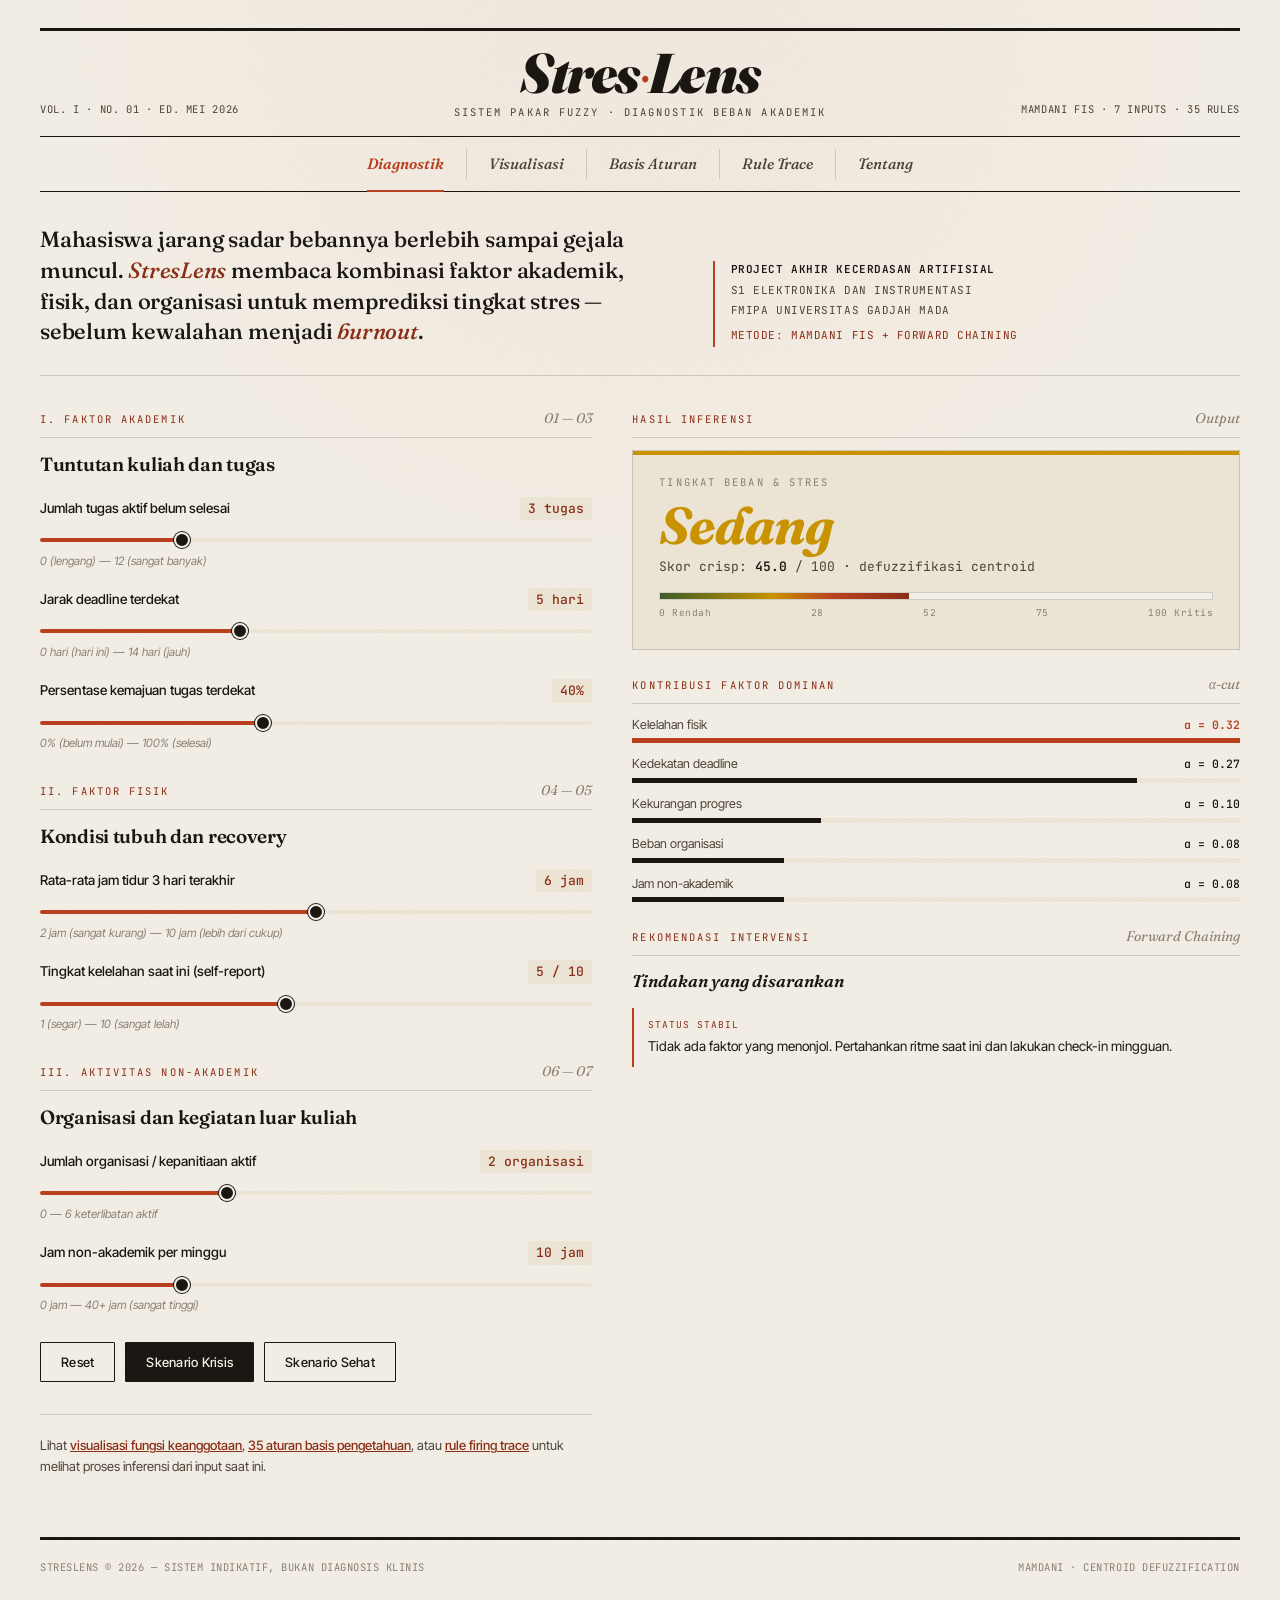
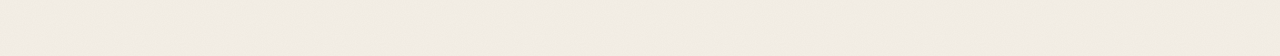
<file: index.html>
<!DOCTYPE html>
<html lang="id">
<head>
<meta charset="UTF-8">
<meta name="viewport" content="width=device-width, initial-scale=1.0">
<title>StresLens — Diagnostik Beban & Stres Mahasiswa</title>
<link rel="preconnect" href="https://fonts.googleapis.com">
<link rel="preconnect" href="https://fonts.gstatic.com" crossorigin>
<link href="https://fonts.googleapis.com/css2?family=Fraunces:opsz,wght@9..144,400;9..144,500;9..144,600;9..144,700;9..144,900&family=Inter+Tight:wght@400;500;600;700&family=JetBrains+Mono:wght@400;500&display=swap" rel="stylesheet">
<link rel="stylesheet" href="css/main.css">
</head>
<body>
<div class="container">

  <div id="streslens-header"></div>

  <!-- INTRO -->
  <section class="intro" style="margin-top:32px;">
    <div class="deck">
      Mahasiswa jarang sadar bebannya berlebih sampai gejala muncul. <em>StresLens</em> membaca kombinasi faktor akademik, fisik, dan organisasi untuk memprediksi tingkat stres — sebelum kewalahan menjadi <em>burnout</em>.
    </div>
    <div class="byline">
      <div><strong>Project Akhir Kecerdasan Artifisial</strong></div>
      <div>S1 Elektronika dan Instrumentasi</div>
      <div>FMIPA Universitas Gadjah Mada</div>
      <div class="accent">Metode: Mamdani FIS + Forward Chaining</div>
    </div>
  </section>

  <!-- MAIN GRID -->
  <div class="main-grid">

    <!-- LEFT: INPUT -->
    <section class="input-column">

      <!-- Akademik -->
      <div class="input-block">
        <div class="section-label">
          <span>I. Faktor Akademik</span>
          <span class="num">01 — 03</span>
        </div>
        <h3>Tuntutan kuliah dan tugas</h3>

        <div class="field">
          <div class="field-row">
            <span class="field-label">Jumlah tugas aktif belum selesai</span>
            <span class="field-value" id="v-tugas">3 tugas</span>
          </div>
          <input type="range" id="i-tugas" min="0" max="12" step="1" value="3">
          <div class="field-hint">0 (lengang) — 12 (sangat banyak)</div>
        </div>

        <div class="field">
          <div class="field-row">
            <span class="field-label">Jarak deadline terdekat</span>
            <span class="field-value" id="v-deadline">5 hari</span>
          </div>
          <input type="range" id="i-deadline" min="0" max="14" step="1" value="5">
          <div class="field-hint">0 hari (hari ini) — 14 hari (jauh)</div>
        </div>

        <div class="field">
          <div class="field-row">
            <span class="field-label">Persentase kemajuan tugas terdekat</span>
            <span class="field-value" id="v-progress">40%</span>
          </div>
          <input type="range" id="i-progress" min="0" max="100" step="5" value="40">
          <div class="field-hint">0% (belum mulai) — 100% (selesai)</div>
        </div>
      </div>

      <!-- Fisik -->
      <div class="input-block">
        <div class="section-label">
          <span>II. Faktor Fisik</span>
          <span class="num">04 — 05</span>
        </div>
        <h3>Kondisi tubuh dan recovery</h3>

        <div class="field">
          <div class="field-row">
            <span class="field-label">Rata-rata jam tidur 3 hari terakhir</span>
            <span class="field-value" id="v-tidur">6 jam</span>
          </div>
          <input type="range" id="i-tidur" min="2" max="10" step="0.5" value="6">
          <div class="field-hint">2 jam (sangat kurang) — 10 jam (lebih dari cukup)</div>
        </div>

        <div class="field">
          <div class="field-row">
            <span class="field-label">Tingkat kelelahan saat ini (self-report)</span>
            <span class="field-value" id="v-lelah">5 / 10</span>
          </div>
          <input type="range" id="i-lelah" min="1" max="10" step="1" value="5">
          <div class="field-hint">1 (segar) — 10 (sangat lelah)</div>
        </div>
      </div>

      <!-- Non-Akademik -->
      <div class="input-block">
        <div class="section-label">
          <span>III. Aktivitas Non-Akademik</span>
          <span class="num">06 — 07</span>
        </div>
        <h3>Organisasi dan kegiatan luar kuliah</h3>

        <div class="field">
          <div class="field-row">
            <span class="field-label">Jumlah organisasi / kepanitiaan aktif</span>
            <span class="field-value" id="v-org">2 organisasi</span>
          </div>
          <input type="range" id="i-org" min="0" max="6" step="1" value="2">
          <div class="field-hint">0 — 6 keterlibatan aktif</div>
        </div>

        <div class="field">
          <div class="field-row">
            <span class="field-label">Jam non-akademik per minggu</span>
            <span class="field-value" id="v-jamnon">10 jam</span>
          </div>
          <input type="range" id="i-jamnon" min="0" max="40" step="1" value="10">
          <div class="field-hint">0 jam — 40+ jam (sangat tinggi)</div>
        </div>
      </div>

      <div class="btn-row">
        <button id="btn-reset" class="secondary">Reset</button>
        <button id="btn-preset-krisis">Skenario Krisis</button>
        <button id="btn-preset-sehat" class="secondary">Skenario Sehat</button>
      </div>

      <div style="margin-top:32px; padding-top:20px; border-top:1px solid var(--rule); font-size:13px; color:var(--ink-soft); line-height:1.6;">
        Lihat <a href="pages/visualisasi.html" style="color:var(--accent-deep); font-weight:500;">visualisasi fungsi keanggotaan</a>,
        <a href="pages/rules.html" style="color:var(--accent-deep); font-weight:500;">35 aturan basis pengetahuan</a>,
        atau <a href="pages/trace.html" style="color:var(--accent-deep); font-weight:500;">rule firing trace</a> untuk melihat proses inferensi dari input saat ini.
      </div>
    </section>

    <!-- RIGHT: OUTPUT -->
    <section class="output-panel">

      <div class="section-label">
        <span>Hasil Inferensi</span>
        <span class="num">Output</span>
      </div>

      <div class="verdict" id="verdict" data-level="sedang">
        <div class="v-label">Tingkat Beban &amp; Stres</div>
        <div class="v-level" id="v-leveltext">Sedang</div>
        <div class="v-score">Skor crisp: <strong id="v-scorenum">52.4</strong> / 100 &middot; defuzzifikasi centroid</div>
        <div class="v-bar"><div class="v-bar-fill" id="v-barfill"></div></div>
        <div class="v-bar-marks">
          <span>0 Rendah</span>
          <span>28</span>
          <span>52</span>
          <span>75</span>
          <span>100 Kritis</span>
        </div>
      </div>

      <div style="margin-bottom:24px;">
        <div class="section-label">
          <span>Kontribusi Faktor Dominan</span>
          <span class="num">α-cut</span>
        </div>
        <div id="factors-list"></div>
      </div>

      <div class="recs">
        <div class="section-label">
          <span>Rekomendasi Intervensi</span>
          <span class="num">Forward Chaining</span>
        </div>
        <h3>Tindakan yang disarankan</h3>
        <div id="recs-list"></div>
      </div>

    </section>
  </div>

  <div id="streslens-footer"></div>
</div>

<script src="js/fis-engine.js"></script>
<script src="js/state.js"></script>
<script src="js/ui.js"></script>
<script src="js/layout.js"></script>
<script>
  // Inject layout
  StresLayout.injectLayout('index.html');

  // Load state and apply to inputs
  let inputs = StresState.load();
  StresUI.setInputsToDOM(inputs);

  function update() {
    inputs = StresUI.getInputsFromDOM();
    StresState.save(inputs);

    // Update slider value labels
    Object.keys(StresUI.INPUT_META).forEach(function (k) {
      const valEl = document.getElementById(StresUI.INPUT_META[k].valId);
      if (valEl) valEl.textContent = StresUI.INPUT_META[k].fmt(inputs[k]);
    });
    StresUI.refreshAllSliderFills();

    const result = FIS.infer(inputs);
    const contrib = FIS.factorContributions(result.fired);
    const recs = FIS.generateRecommendations(inputs, result);

    StresUI.renderVerdict(result);
    StresUI.renderFactors('factors-list', contrib);
    StresUI.renderRecommendations('recs-list', recs);
  }

  // Bind sliders
  Object.keys(StresUI.INPUT_META).forEach(function (k) {
    const el = document.getElementById(StresUI.INPUT_META[k].id);
    if (el) el.addEventListener('input', update);
  });

  document.getElementById('btn-reset').addEventListener('click', function () {
    const p = StresState.preset('default');
    StresUI.setInputsToDOM(p);
    update();
  });
  document.getElementById('btn-preset-krisis').addEventListener('click', function () {
    const p = StresState.preset('krisis');
    StresUI.setInputsToDOM(p);
    update();
  });
  document.getElementById('btn-preset-sehat').addEventListener('click', function () {
    const p = StresState.preset('sehat');
    StresUI.setInputsToDOM(p);
    update();
  });

  // Initial render
  update();
</script>
</body>
</html>
</file>
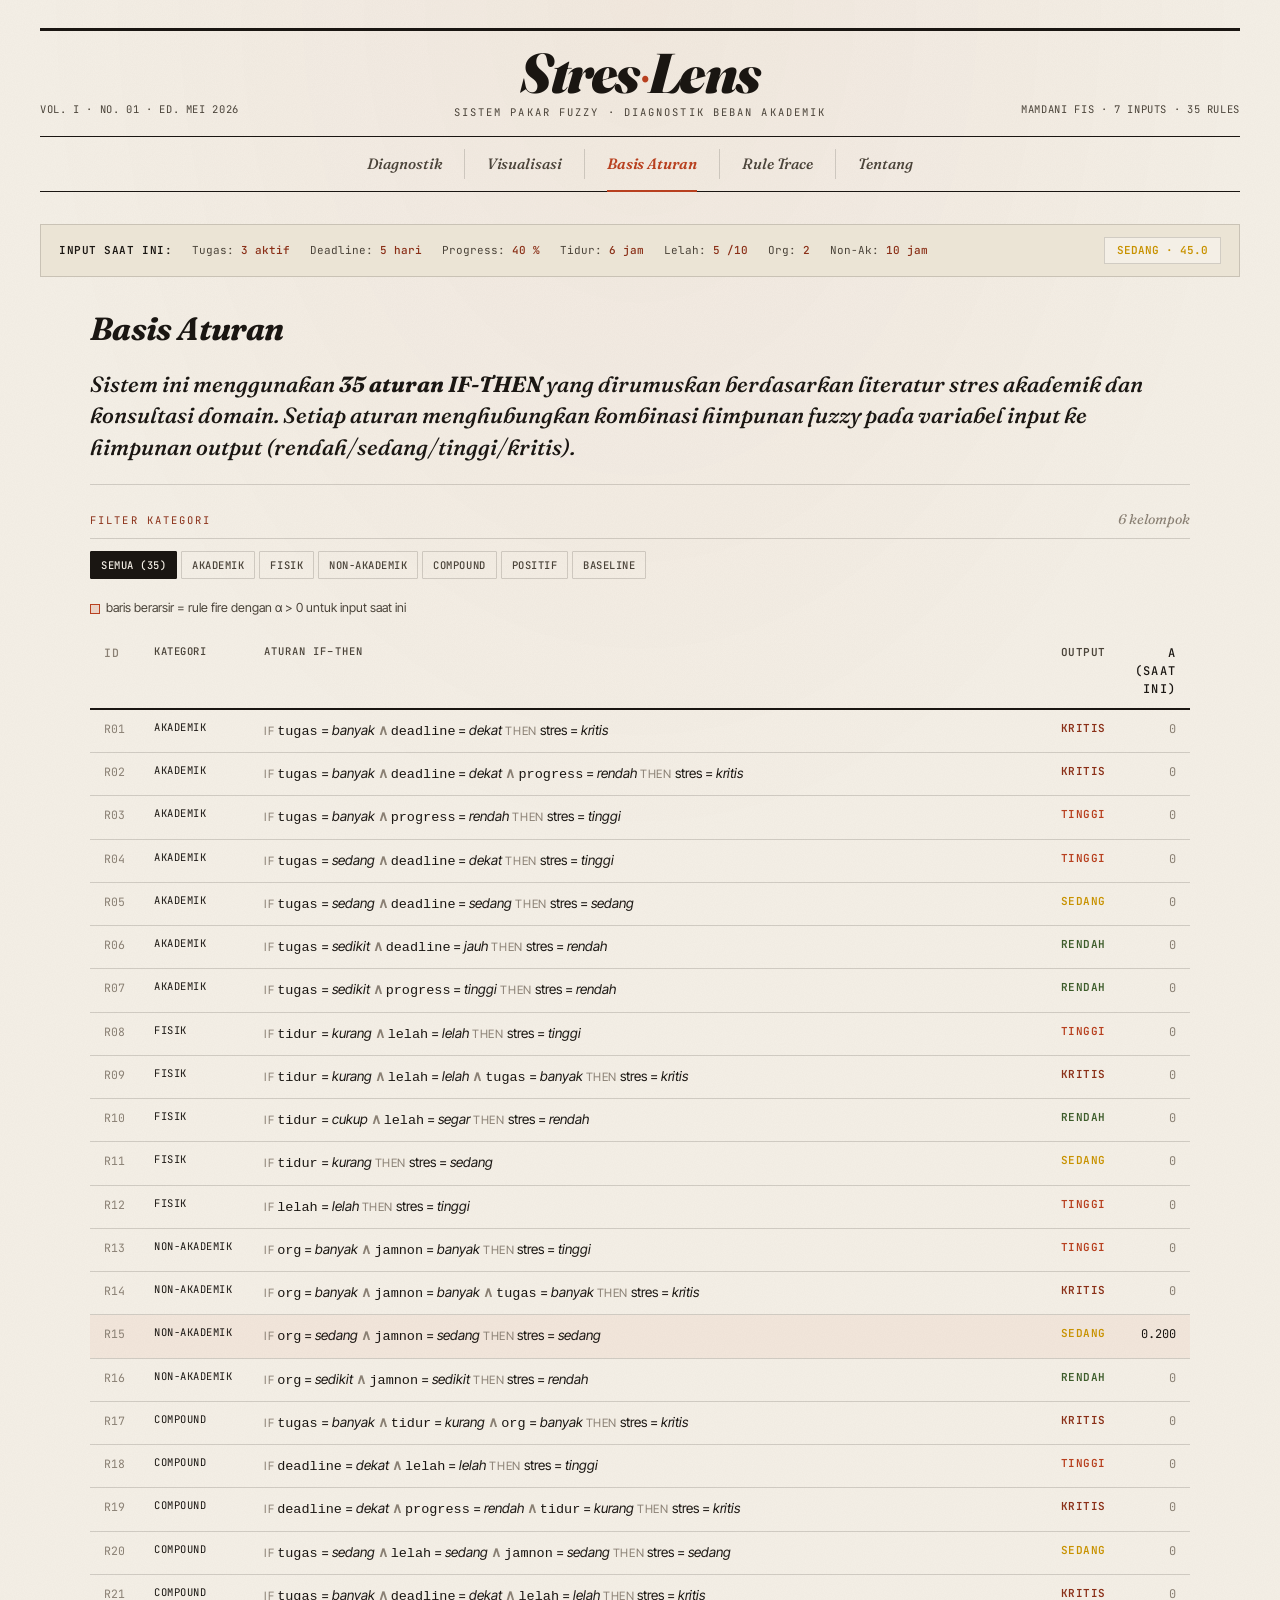
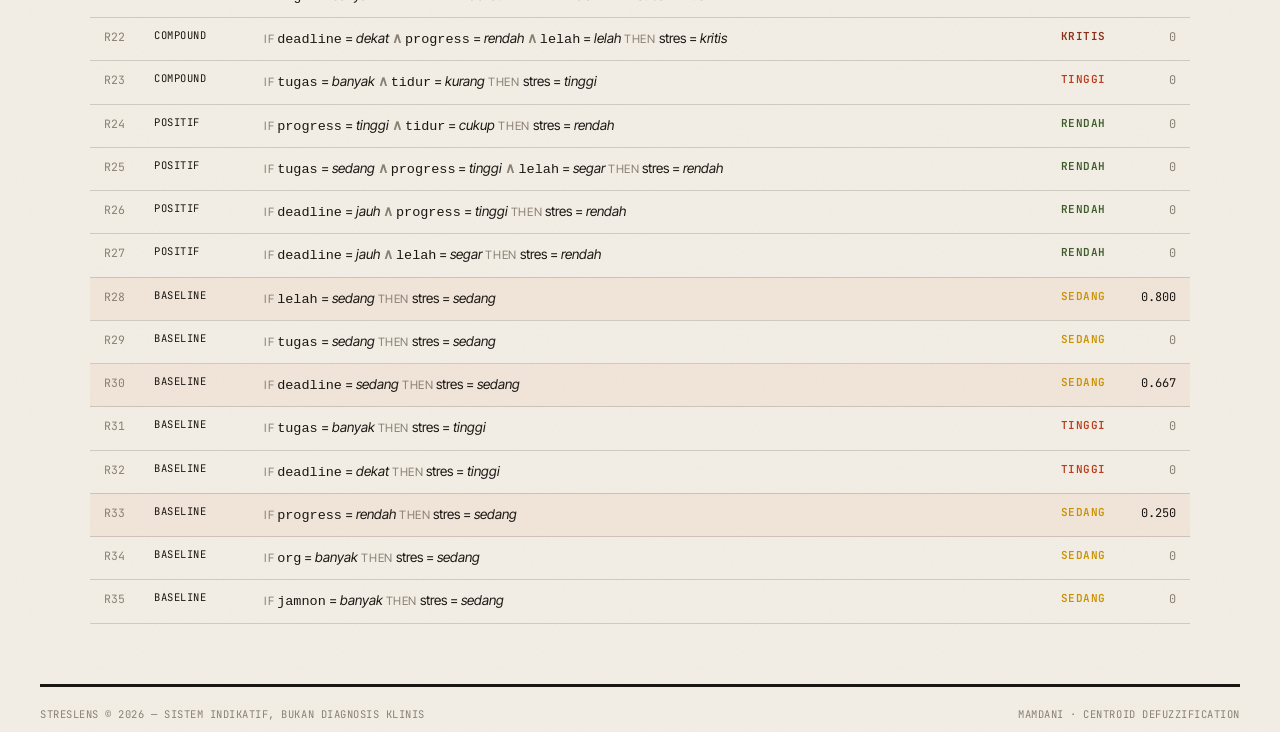
<file: pages/rules.html>
<!DOCTYPE html>
<html lang="id">
<head>
<meta charset="UTF-8">
<meta name="viewport" content="width=device-width, initial-scale=1.0">
<title>Basis Aturan — StresLens</title>
<link rel="preconnect" href="https://fonts.googleapis.com">
<link rel="preconnect" href="https://fonts.gstatic.com" crossorigin>
<link href="https://fonts.googleapis.com/css2?family=Fraunces:opsz,wght@9..144,400;9..144,500;9..144,600;9..144,700;9..144,900&family=Inter+Tight:wght@400;500;600;700&family=JetBrains+Mono:wght@400;500&display=swap" rel="stylesheet">
<link rel="stylesheet" href="../css/main.css">
</head>
<body>
<div class="container">

  <div id="streslens-header"></div>

  <div style="margin-top:32px;"></div>
  <div id="input-summary" class="input-summary"></div>

  <div class="article" style="max-width: 1100px;">
    <h2>Basis Aturan</h2>
    <p class="lead">Sistem ini menggunakan <strong>35 aturan IF-THEN</strong> yang dirumuskan berdasarkan literatur stres akademik dan konsultasi domain. Setiap aturan menghubungkan kombinasi himpunan fuzzy pada variabel input ke himpunan output (rendah/sedang/tinggi/kritis).</p>
  </div>

  <div style="max-width: 1100px; margin: 0 auto;">

    <div class="section-label">
      <span>Filter Kategori</span>
      <span class="num">6 kelompok</span>
    </div>
    <div class="mf-tabs" id="cat-tabs" style="margin-bottom: 20px;">
      <button class="mf-tab active" data-cat="all">Semua (35)</button>
      <button class="mf-tab" data-cat="Akademik">Akademik</button>
      <button class="mf-tab" data-cat="Fisik">Fisik</button>
      <button class="mf-tab" data-cat="Non-Akademik">Non-Akademik</button>
      <button class="mf-tab" data-cat="Compound">Compound</button>
      <button class="mf-tab" data-cat="Positif">Positif</button>
      <button class="mf-tab" data-cat="Baseline">Baseline</button>
    </div>

    <div style="margin-bottom: 16px; font-size: 12.5px; color: var(--ink-soft); display: flex; gap: 16px; flex-wrap: wrap;">
      <span><span style="display:inline-block; width:10px; height:10px; background:rgba(184,64,31,0.15); border:1px solid var(--accent); vertical-align:middle; margin-right:6px;"></span>baris berarsir = rule fire dengan α &gt; 0 untuk input saat ini</span>
    </div>

    <table>
      <thead>
        <tr>
          <th class="col-id">ID</th>
          <th class="col-cat">Kategori</th>
          <th>Aturan IF–THEN</th>
          <th class="col-cons">Output</th>
          <th class="col-alpha">α (saat ini)</th>
        </tr>
      </thead>
      <tbody id="rules-tbody">
      </tbody>
    </table>

  </div>

  <div id="streslens-footer"></div>
</div>

<script src="../js/fis-engine.js"></script>
<script src="../js/state.js"></script>
<script src="../js/ui.js"></script>
<script src="../js/layout.js"></script>
<script>
  StresLayout.injectLayout('pages/rules.html');

  const inputs = StresState.load();
  const result = FIS.infer(inputs);
  StresUI.renderInputSummary('input-summary', inputs, result);

  // Build a map: ruleId → firing strength
  const firingMap = {};
  result.fired.forEach(function (f) { firingMap[f.rule.id] = f.alpha; });

  let currentFilter = 'all';

  function renderRules() {
    const filtered = currentFilter === 'all'
      ? FIS.RULES
      : FIS.RULES.filter(function (r) { return r.category === currentFilter; });

    const html = filtered.map(function (r) {
      const alpha = firingMap[r.id] || 0;
      const isFired = alpha > 0.01;
      // Build readable rule text
      const antText = r.ant.map(function (pair) {
        return '<code>' + pair[0] + '</code> = <em>' + pair[1] + '</em>';
      }).join(' <strong style="color:var(--ink-mute);">' + (r.op === 'OR' ? '∨' : '∧') + '</strong> ');
      return '<tr class="' + (isFired ? 'fired' : '') + '">' +
        '<td class="col-id">R' + r.id.toString().padStart(2, '0') + '</td>' +
        '<td class="col-cat">' + r.category + '</td>' +
        '<td><span style="font-size:11.5px; color:var(--ink-mute); letter-spacing:0.05em;">IF</span> ' + antText +
          ' <span style="font-size:11.5px; color:var(--ink-mute); letter-spacing:0.05em;">THEN</span> stres = <em>' + r.cons + '</em></td>' +
        '<td class="col-cons cons-' + r.cons + '">' + r.cons + '</td>' +
        '<td class="col-alpha">' + (isFired ? alpha.toFixed(3) : '<span style="color:var(--ink-mute);">0</span>') + '</td>' +
      '</tr>';
    }).join('');
    document.getElementById('rules-tbody').innerHTML = html;
  }

  document.querySelectorAll('.mf-tab').forEach(function (tab) {
    tab.addEventListener('click', function () {
      document.querySelectorAll('.mf-tab').forEach(function (t) { t.classList.remove('active'); });
      tab.classList.add('active');
      currentFilter = tab.dataset.cat;
      renderRules();
    });
  });

  renderRules();
</script>
</body>
</html>
</file>
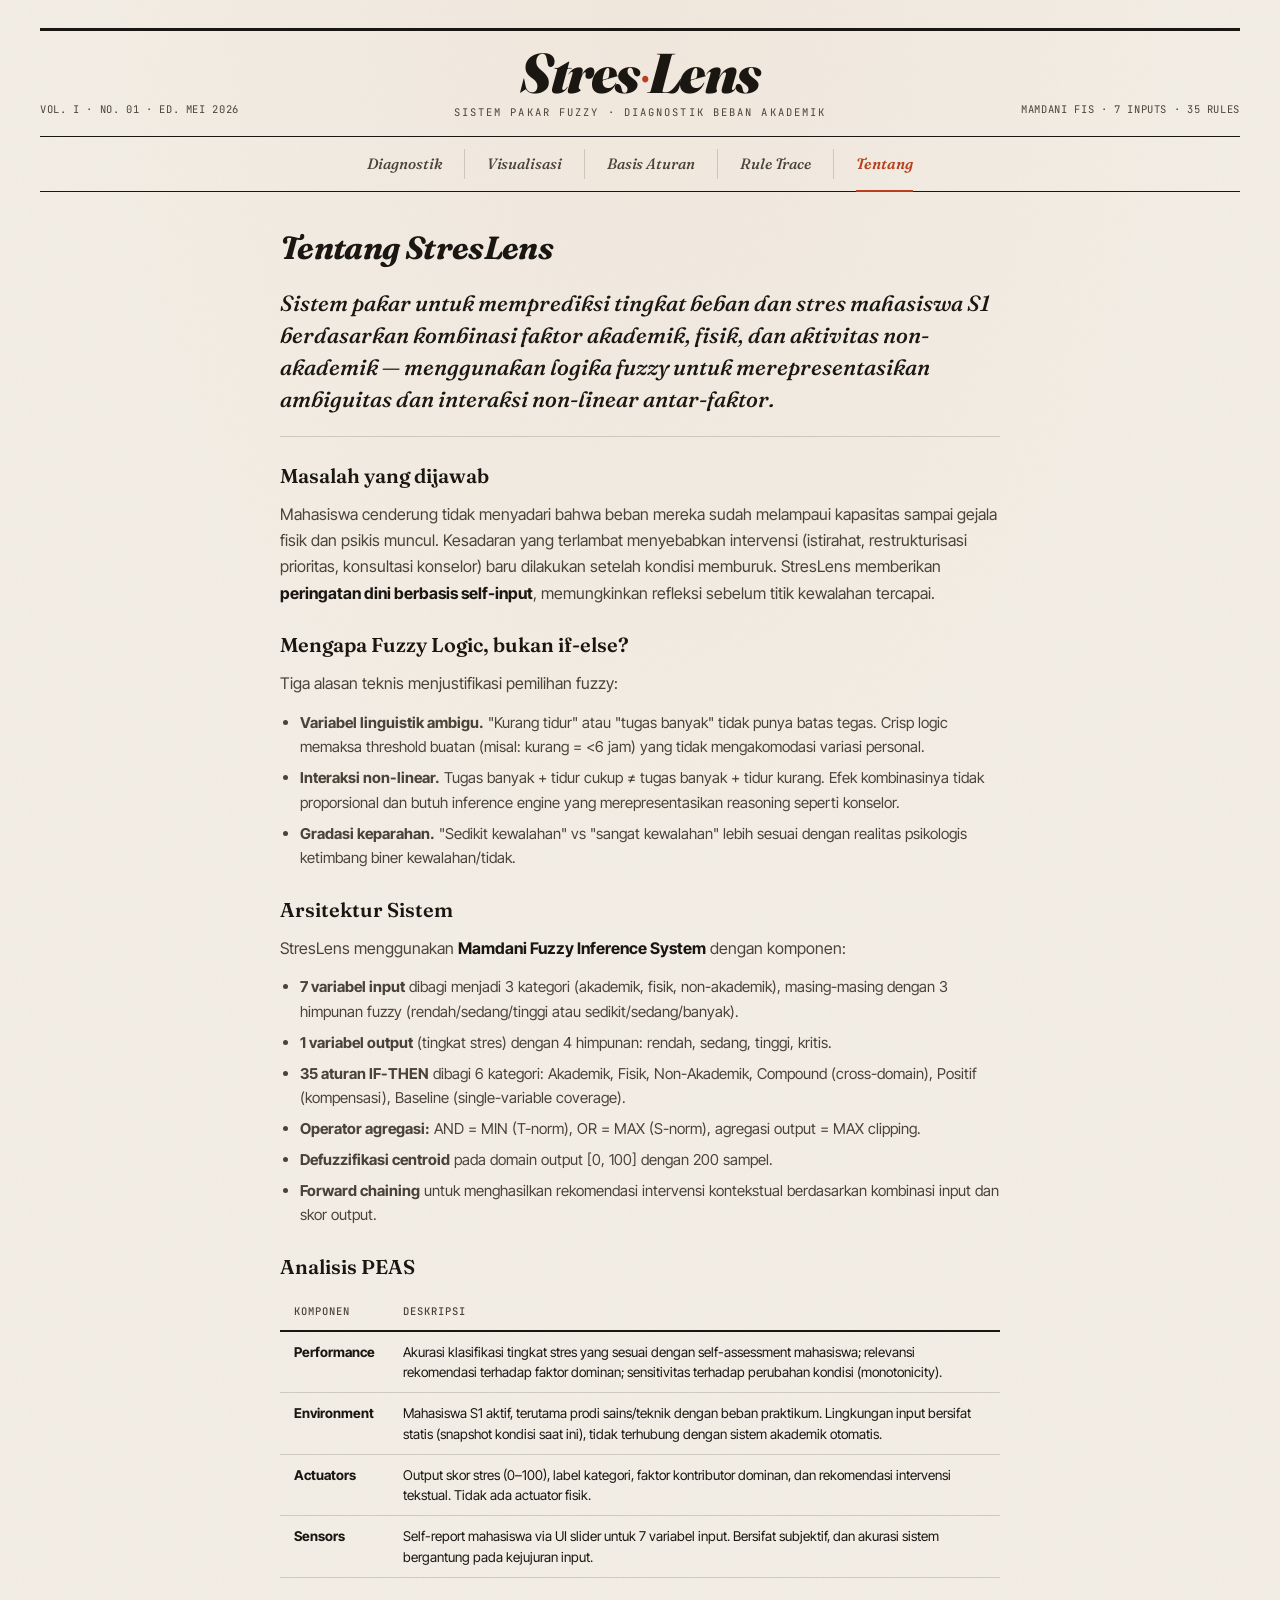
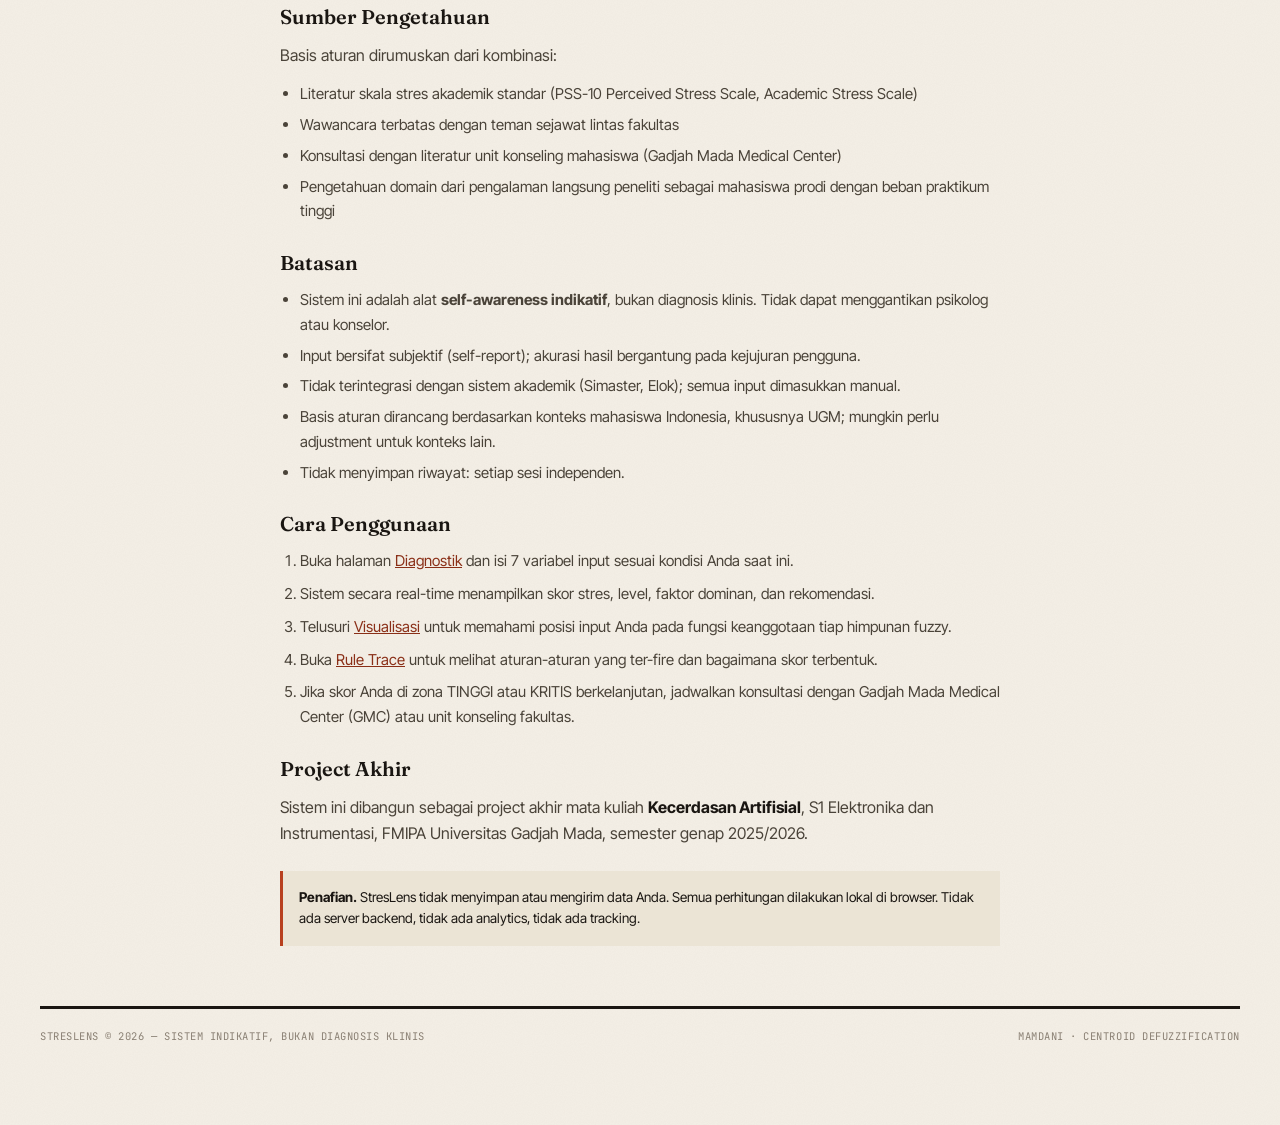
<file: pages/tentang.html>
<!DOCTYPE html>
<html lang="id">
<head>
<meta charset="UTF-8">
<meta name="viewport" content="width=device-width, initial-scale=1.0">
<title>Tentang — StresLens</title>
<link rel="preconnect" href="https://fonts.googleapis.com">
<link rel="preconnect" href="https://fonts.gstatic.com" crossorigin>
<link href="https://fonts.googleapis.com/css2?family=Fraunces:opsz,wght@9..144,400;9..144,500;9..144,600;9..144,700;9..144,900&family=Inter+Tight:wght@400;500;600;700&family=JetBrains+Mono:wght@400;500&display=swap" rel="stylesheet">
<link rel="stylesheet" href="../css/main.css">
</head>
<body>
<div class="container">

  <div id="streslens-header"></div>

  <div style="margin-top:32px;"></div>

  <div class="article">

    <h2>Tentang StresLens</h2>
    <p class="lead">Sistem pakar untuk memprediksi tingkat beban dan stres mahasiswa S1 berdasarkan kombinasi faktor akademik, fisik, dan aktivitas non-akademik — menggunakan logika fuzzy untuk merepresentasikan ambiguitas dan interaksi non-linear antar-faktor.</p>

    <h3>Masalah yang dijawab</h3>
    <p>Mahasiswa cenderung tidak menyadari bahwa beban mereka sudah melampaui kapasitas sampai gejala fisik dan psikis muncul. Kesadaran yang terlambat menyebabkan intervensi (istirahat, restrukturisasi prioritas, konsultasi konselor) baru dilakukan setelah kondisi memburuk. StresLens memberikan <strong>peringatan dini berbasis self-input</strong>, memungkinkan refleksi sebelum titik kewalahan tercapai.</p>

    <h3>Mengapa Fuzzy Logic, bukan if-else?</h3>
    <p>Tiga alasan teknis menjustifikasi pemilihan fuzzy:</p>
    <ul>
      <li><strong>Variabel linguistik ambigu.</strong> "Kurang tidur" atau "tugas banyak" tidak punya batas tegas. Crisp logic memaksa threshold buatan (misal: kurang = &lt;6 jam) yang tidak mengakomodasi variasi personal.</li>
      <li><strong>Interaksi non-linear.</strong> Tugas banyak + tidur cukup ≠ tugas banyak + tidur kurang. Efek kombinasinya tidak proporsional dan butuh inference engine yang merepresentasikan reasoning seperti konselor.</li>
      <li><strong>Gradasi keparahan.</strong> "Sedikit kewalahan" vs "sangat kewalahan" lebih sesuai dengan realitas psikologis ketimbang biner kewalahan/tidak.</li>
    </ul>

    <h3>Arsitektur Sistem</h3>
    <p>StresLens menggunakan <strong>Mamdani Fuzzy Inference System</strong> dengan komponen:</p>
    <ul>
      <li><strong>7 variabel input</strong> dibagi menjadi 3 kategori (akademik, fisik, non-akademik), masing-masing dengan 3 himpunan fuzzy (rendah/sedang/tinggi atau sedikit/sedang/banyak).</li>
      <li><strong>1 variabel output</strong> (tingkat stres) dengan 4 himpunan: rendah, sedang, tinggi, kritis.</li>
      <li><strong>35 aturan IF-THEN</strong> dibagi 6 kategori: Akademik, Fisik, Non-Akademik, Compound (cross-domain), Positif (kompensasi), Baseline (single-variable coverage).</li>
      <li><strong>Operator agregasi:</strong> AND = MIN (T-norm), OR = MAX (S-norm), agregasi output = MAX clipping.</li>
      <li><strong>Defuzzifikasi centroid</strong> pada domain output [0, 100] dengan 200 sampel.</li>
      <li><strong>Forward chaining</strong> untuk menghasilkan rekomendasi intervensi kontekstual berdasarkan kombinasi input dan skor output.</li>
    </ul>

    <h3>Analisis PEAS</h3>
    <table style="margin-top: 12px;">
      <thead>
        <tr><th>Komponen</th><th>Deskripsi</th></tr>
      </thead>
      <tbody>
        <tr><td><strong>Performance</strong></td><td>Akurasi klasifikasi tingkat stres yang sesuai dengan self-assessment mahasiswa; relevansi rekomendasi terhadap faktor dominan; sensitivitas terhadap perubahan kondisi (monotonicity).</td></tr>
        <tr><td><strong>Environment</strong></td><td>Mahasiswa S1 aktif, terutama prodi sains/teknik dengan beban praktikum. Lingkungan input bersifat statis (snapshot kondisi saat ini), tidak terhubung dengan sistem akademik otomatis.</td></tr>
        <tr><td><strong>Actuators</strong></td><td>Output skor stres (0–100), label kategori, faktor kontributor dominan, dan rekomendasi intervensi tekstual. Tidak ada actuator fisik.</td></tr>
        <tr><td><strong>Sensors</strong></td><td>Self-report mahasiswa via UI slider untuk 7 variabel input. Bersifat subjektif, dan akurasi sistem bergantung pada kejujuran input.</td></tr>
      </tbody>
    </table>

    <h3>Sumber Pengetahuan</h3>
    <p>Basis aturan dirumuskan dari kombinasi:</p>
    <ul>
      <li>Literatur skala stres akademik standar (PSS-10 Perceived Stress Scale, Academic Stress Scale)</li>
      <li>Wawancara terbatas dengan teman sejawat lintas fakultas</li>
      <li>Konsultasi dengan literatur unit konseling mahasiswa (Gadjah Mada Medical Center)</li>
      <li>Pengetahuan domain dari pengalaman langsung peneliti sebagai mahasiswa prodi dengan beban praktikum tinggi</li>
    </ul>

    <h3>Batasan</h3>
    <ul>
      <li>Sistem ini adalah alat <strong>self-awareness indikatif</strong>, bukan diagnosis klinis. Tidak dapat menggantikan psikolog atau konselor.</li>
      <li>Input bersifat subjektif (self-report); akurasi hasil bergantung pada kejujuran pengguna.</li>
      <li>Tidak terintegrasi dengan sistem akademik (Simaster, Elok); semua input dimasukkan manual.</li>
      <li>Basis aturan dirancang berdasarkan konteks mahasiswa Indonesia, khususnya UGM; mungkin perlu adjustment untuk konteks lain.</li>
      <li>Tidak menyimpan riwayat: setiap sesi independen.</li>
    </ul>

    <h3>Cara Penggunaan</h3>
    <ol style="padding-left: 20px;">
      <li style="font-size:15px; line-height:1.65; color:var(--ink-soft); margin-bottom:8px;">Buka halaman <a href="../index.html" style="color:var(--accent-deep);">Diagnostik</a> dan isi 7 variabel input sesuai kondisi Anda saat ini.</li>
      <li style="font-size:15px; line-height:1.65; color:var(--ink-soft); margin-bottom:8px;">Sistem secara real-time menampilkan skor stres, level, faktor dominan, dan rekomendasi.</li>
      <li style="font-size:15px; line-height:1.65; color:var(--ink-soft); margin-bottom:8px;">Telusuri <a href="visualisasi.html" style="color:var(--accent-deep);">Visualisasi</a> untuk memahami posisi input Anda pada fungsi keanggotaan tiap himpunan fuzzy.</li>
      <li style="font-size:15px; line-height:1.65; color:var(--ink-soft); margin-bottom:8px;">Buka <a href="trace.html" style="color:var(--accent-deep);">Rule Trace</a> untuk melihat aturan-aturan yang ter-fire dan bagaimana skor terbentuk.</li>
      <li style="font-size:15px; line-height:1.65; color:var(--ink-soft);">Jika skor Anda di zona TINGGI atau KRITIS berkelanjutan, jadwalkan konsultasi dengan Gadjah Mada Medical Center (GMC) atau unit konseling fakultas.</li>
    </ol>

    <h3>Project Akhir</h3>
    <p>Sistem ini dibangun sebagai project akhir mata kuliah <strong>Kecerdasan Artifisial</strong>, S1 Elektronika dan Instrumentasi, FMIPA Universitas Gadjah Mada, semester genap 2025/2026.</p>

    <p style="margin-top: 24px; padding: 16px; background: var(--paper-deep); border-left: 3px solid var(--accent); font-size: 13.5px; color: var(--ink); line-height: 1.6;"><strong>Penafian.</strong> StresLens tidak menyimpan atau mengirim data Anda. Semua perhitungan dilakukan lokal di browser. Tidak ada server backend, tidak ada analytics, tidak ada tracking.</p>

  </div>

  <div id="streslens-footer"></div>
</div>

<script src="../js/layout.js"></script>
<script>
  StresLayout.injectLayout('pages/tentang.html');
</script>
</body>
</html>
</file>
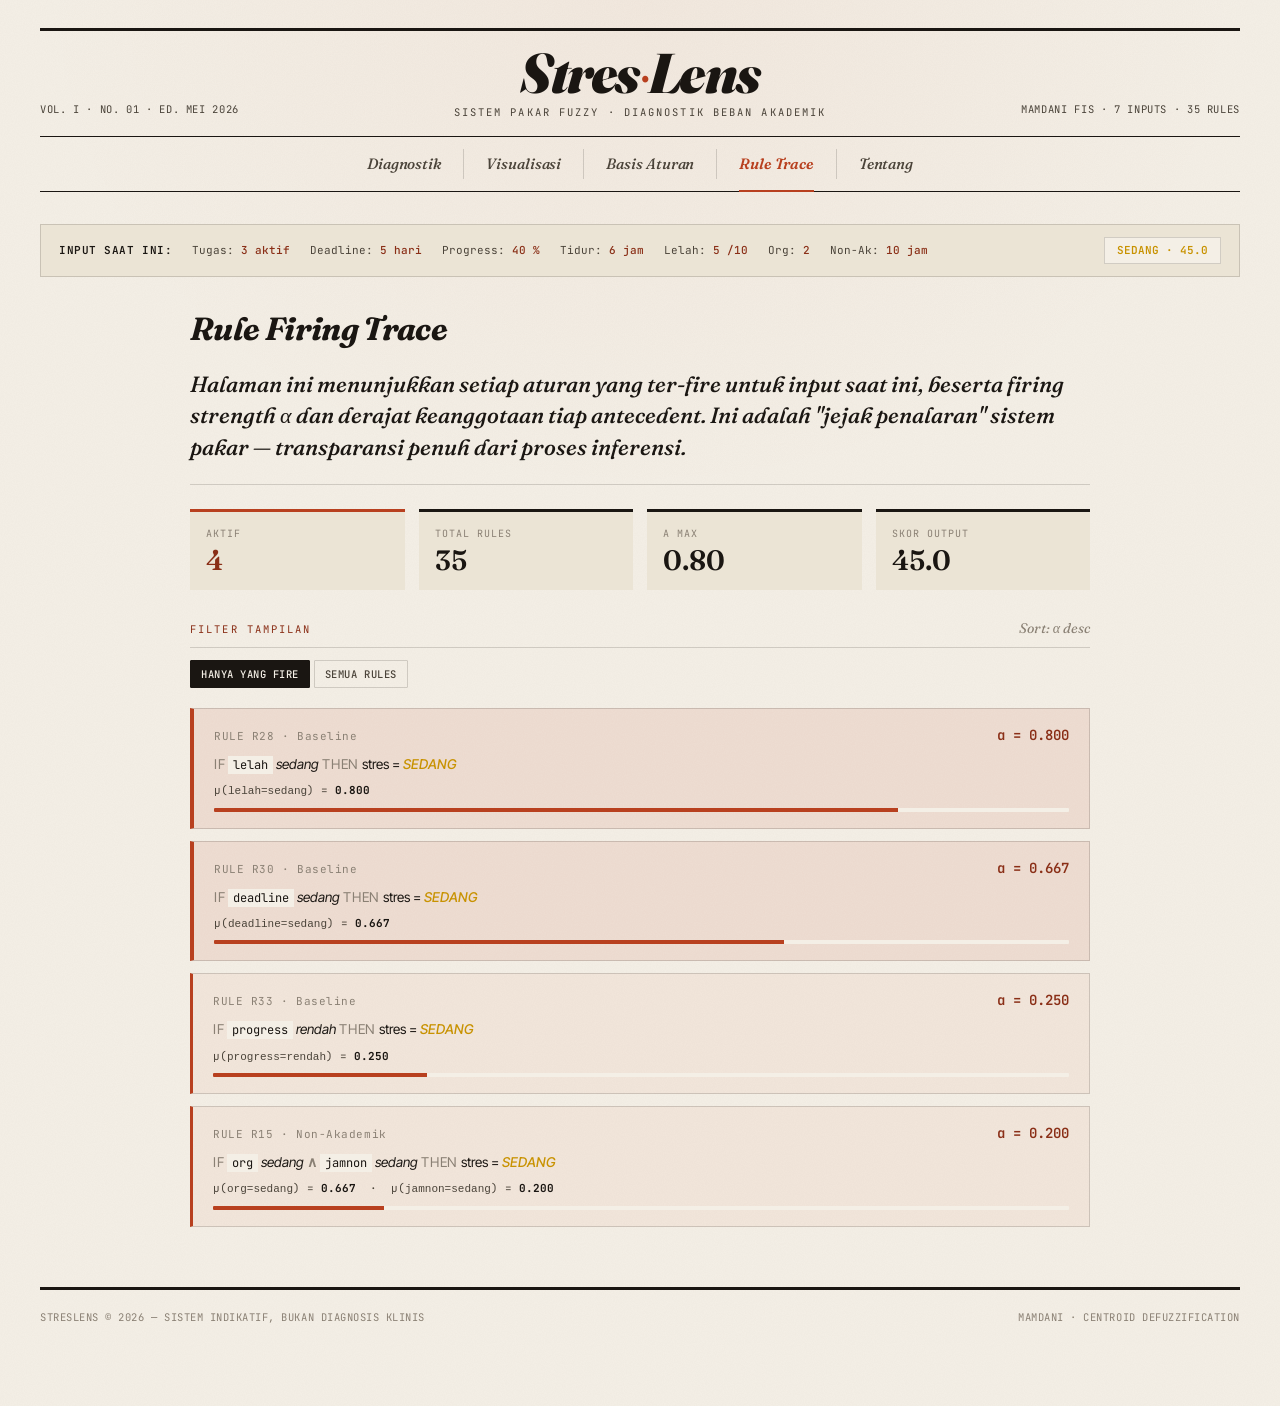
<file: pages/trace.html>
<!DOCTYPE html>
<html lang="id">
<head>
<meta charset="UTF-8">
<meta name="viewport" content="width=device-width, initial-scale=1.0">
<title>Rule Trace — StresLens</title>
<link rel="preconnect" href="https://fonts.googleapis.com">
<link rel="preconnect" href="https://fonts.gstatic.com" crossorigin>
<link href="https://fonts.googleapis.com/css2?family=Fraunces:opsz,wght@9..144,400;9..144,500;9..144,600;9..144,700;9..144,900&family=Inter+Tight:wght@400;500;600;700&family=JetBrains+Mono:wght@400;500&display=swap" rel="stylesheet">
<link rel="stylesheet" href="../css/main.css">
<style>
  .trace-card {
    border: 1px solid var(--rule);
    background: var(--paper-deep);
    padding: 16px 20px;
    margin-bottom: 12px;
    position: relative;
  }
  .trace-card.fired {
    background: rgba(184, 64, 31, 0.05);
    border-left: 3px solid var(--accent);
  }
  .trace-card.fired.strong {
    background: rgba(184, 64, 31, 0.10);
    border-left-width: 4px;
  }
  .trace-head {
    display: flex;
    justify-content: space-between;
    align-items: baseline;
    margin-bottom: 8px;
    flex-wrap: wrap;
    gap: 12px;
  }
  .trace-id {
    font-family: 'JetBrains Mono', monospace;
    font-size: 11px;
    color: var(--ink-mute);
    letter-spacing: 0.05em;
  }
  .trace-alpha {
    font-family: 'JetBrains Mono', monospace;
    font-size: 14px;
    font-weight: 600;
    color: var(--accent-deep);
  }
  .trace-alpha.zero { color: var(--ink-mute); font-weight: 400; }
  .trace-alpha-bar {
    height: 4px;
    background: var(--paper);
    overflow: hidden;
    border-radius: 1px;
    margin-top: 8px;
  }
  .trace-alpha-bar .fill {
    height: 100%;
    background: var(--accent);
    transition: width 0.5s;
  }
  .trace-text {
    font-size: 13.5px;
    color: var(--ink);
    line-height: 1.5;
  }
  .trace-text code {
    background: var(--paper);
    padding: 1px 5px;
    font-family: 'JetBrains Mono', monospace;
    font-size: 12px;
  }
  .trace-mems {
    font-family: 'JetBrains Mono', monospace;
    font-size: 11px;
    color: var(--ink-soft);
    margin-top: 8px;
  }
  .trace-mems strong { color: var(--ink); }
  .stat-grid {
    display: grid;
    grid-template-columns: repeat(4, 1fr);
    gap: 14px;
    margin-bottom: 28px;
  }
  .stat-box {
    border-top: 3px solid var(--ink);
    padding: 14px 16px;
    background: var(--paper-deep);
  }
  .stat-box.accent { border-top-color: var(--accent); }
  .stat-label {
    font-family: 'JetBrains Mono', monospace;
    font-size: 10px;
    letter-spacing: 0.1em;
    text-transform: uppercase;
    color: var(--ink-mute);
    margin-bottom: 4px;
  }
  .stat-value {
    font-family: 'Fraunces', serif;
    font-weight: 600;
    font-size: 28px;
    line-height: 1.1;
    color: var(--ink);
  }
  .stat-box.accent .stat-value { color: var(--accent-deep); }
  @media (max-width: 768px) {
    .stat-grid { grid-template-columns: repeat(2, 1fr); }
  }
</style>
</head>
<body>
<div class="container">

  <div id="streslens-header"></div>

  <div style="margin-top:32px;"></div>
  <div id="input-summary" class="input-summary"></div>

  <div class="article" style="max-width: 900px;">
    <h2>Rule Firing Trace</h2>
    <p class="lead">Halaman ini menunjukkan setiap aturan yang ter-fire untuk input saat ini, beserta <em>firing strength</em> α dan derajat keanggotaan tiap antecedent. Ini adalah "jejak penalaran" sistem pakar — transparansi penuh dari proses inferensi.</p>
  </div>

  <div style="max-width: 900px; margin: 0 auto;">

    <div class="stat-grid">
      <div class="stat-box accent">
        <div class="stat-label">Aktif</div>
        <div class="stat-value" id="stat-fired">—</div>
      </div>
      <div class="stat-box">
        <div class="stat-label">Total Rules</div>
        <div class="stat-value" id="stat-total">35</div>
      </div>
      <div class="stat-box">
        <div class="stat-label">α Max</div>
        <div class="stat-value" id="stat-alphamax">—</div>
      </div>
      <div class="stat-box">
        <div class="stat-label">Skor Output</div>
        <div class="stat-value" id="stat-score">—</div>
      </div>
    </div>

    <div class="section-label">
      <span>Filter Tampilan</span>
      <span class="num">Sort: α desc</span>
    </div>
    <div class="mf-tabs" style="margin-bottom: 20px;">
      <button class="mf-tab active" data-show="fired">Hanya yang Fire</button>
      <button class="mf-tab" data-show="all">Semua Rules</button>
    </div>

    <div id="trace-container"></div>

  </div>

  <div id="streslens-footer"></div>
</div>

<script src="../js/fis-engine.js"></script>
<script src="../js/state.js"></script>
<script src="../js/ui.js"></script>
<script src="../js/layout.js"></script>
<script>
  StresLayout.injectLayout('pages/trace.html');

  const inputs = StresState.load();
  const result = FIS.infer(inputs);
  StresUI.renderInputSummary('input-summary', inputs, result);

  // Stats
  const firedCount = result.fired.filter(function (f) { return f.alpha > 0.01; }).length;
  const alphaMax = Math.max.apply(null, result.fired.map(function (f) { return f.alpha; }));
  document.getElementById('stat-fired').textContent = firedCount;
  document.getElementById('stat-alphamax').textContent = alphaMax.toFixed(2);
  document.getElementById('stat-score').textContent = result.crisp.toFixed(1);

  let showAll = false;

  function renderTrace() {
    const sorted = result.fired.slice().sort(function (a, b) { return b.alpha - a.alpha; });
    const filtered = showAll ? sorted : sorted.filter(function (f) { return f.alpha > 0.01; });

    if (filtered.length === 0) {
      document.getElementById('trace-container').innerHTML =
        '<div style="padding: 40px; text-align: center; color: var(--ink-mute); font-style: italic;">Tidak ada rule yang ter-fire dengan α &gt; 0.01 untuk input saat ini.</div>';
      return;
    }

    const html = filtered.map(function (f) {
      const isFired = f.alpha > 0.01;
      const isStrong = f.alpha > 0.5;
      const memsText = f.rule.ant.map(function (pair, i) {
        const m = f.memberships[i];
        return 'μ(<code>' + pair[0] + '=' + pair[1] + '</code>) = <strong>' + m.toFixed(3) + '</strong>';
      }).join(' &nbsp;·&nbsp; ');

      const antText = f.rule.ant.map(function (pair) {
        return '<code>' + pair[0] + '</code> <em>' + pair[1] + '</em>';
      }).join(' <strong style="color:var(--ink-mute);">' + (f.rule.op === 'OR' ? '∨' : '∧') + '</strong> ');

      return '<div class="trace-card ' + (isFired ? 'fired' : '') + (isStrong ? ' strong' : '') + '">' +
        '<div class="trace-head">' +
          '<span class="trace-id">RULE R' + f.rule.id.toString().padStart(2, '0') + ' &middot; ' + f.rule.category + '</span>' +
          '<span class="trace-alpha ' + (isFired ? '' : 'zero') + '">α = ' + f.alpha.toFixed(3) + '</span>' +
        '</div>' +
        '<div class="trace-text">' +
          '<span style="color:var(--ink-mute); letter-spacing:0.05em;">IF</span> ' + antText +
          ' <span style="color:var(--ink-mute); letter-spacing:0.05em;">THEN</span> stres = <em class="cons-' + f.rule.cons + '" style="font-weight:500;">' + f.rule.cons.toUpperCase() + '</em>' +
        '</div>' +
        '<div class="trace-mems">' + memsText + '</div>' +
        '<div class="trace-alpha-bar"><div class="fill" style="width:' + (f.alpha * 100).toFixed(1) + '%"></div></div>' +
      '</div>';
    }).join('');

    document.getElementById('trace-container').innerHTML = html;
  }

  document.querySelectorAll('.mf-tab').forEach(function (tab) {
    tab.addEventListener('click', function () {
      document.querySelectorAll('.mf-tab').forEach(function (t) { t.classList.remove('active'); });
      tab.classList.add('active');
      showAll = tab.dataset.show === 'all';
      renderTrace();
    });
  });

  renderTrace();
</script>
</body>
</html>
</file>
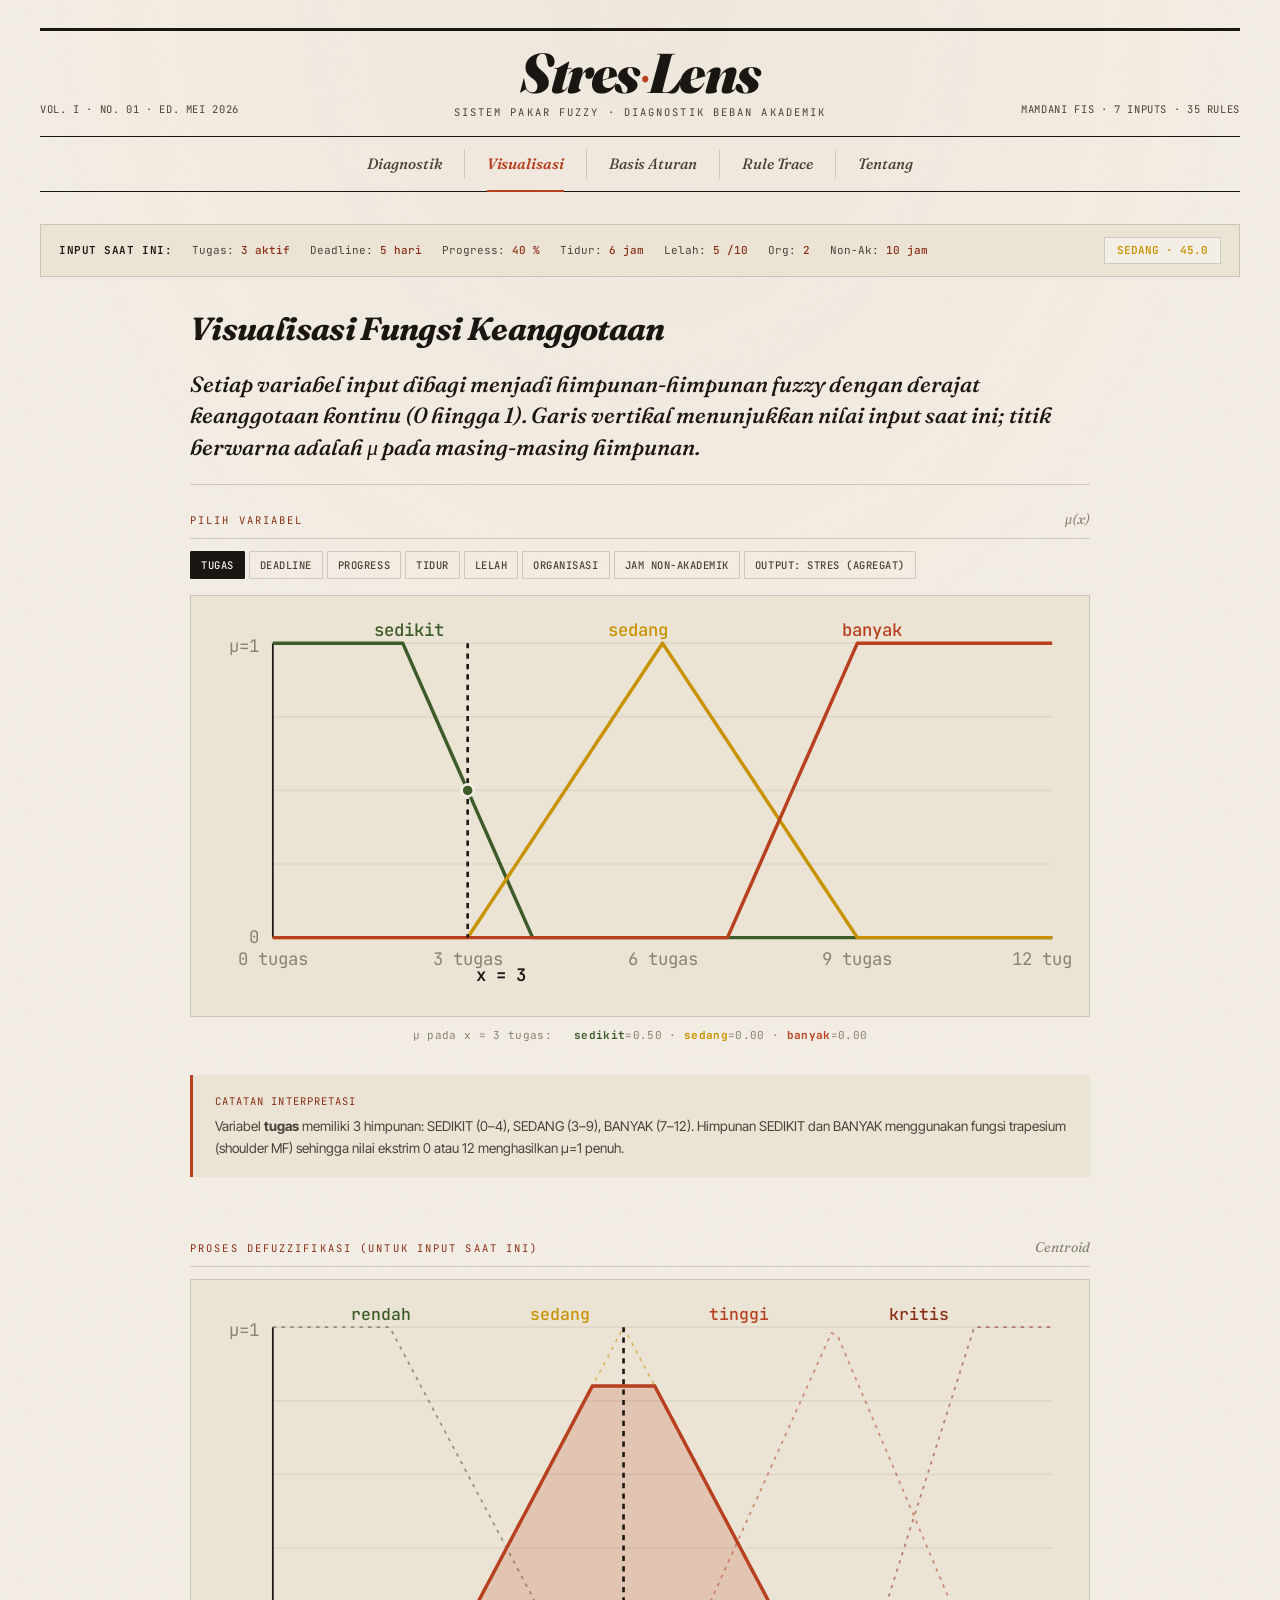
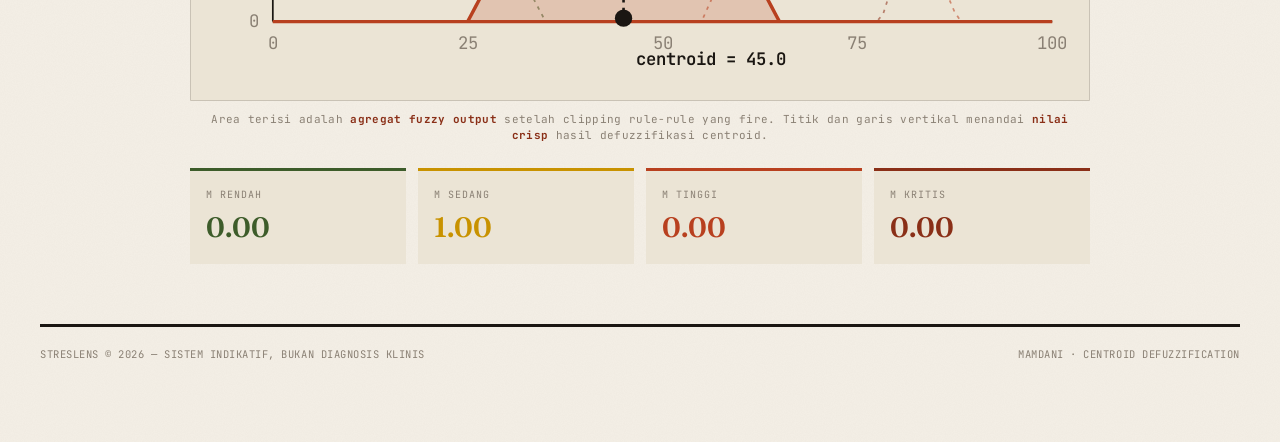
<file: pages/visualisasi.html>
<!DOCTYPE html>
<html lang="id">
<head>
<meta charset="UTF-8">
<meta name="viewport" content="width=device-width, initial-scale=1.0">
<title>Visualisasi MF — StresLens</title>
<link rel="preconnect" href="https://fonts.googleapis.com">
<link rel="preconnect" href="https://fonts.gstatic.com" crossorigin>
<link href="https://fonts.googleapis.com/css2?family=Fraunces:opsz,wght@9..144,400;9..144,500;9..144,600;9..144,700;9..144,900&family=Inter+Tight:wght@400;500;600;700&family=JetBrains+Mono:wght@400;500&display=swap" rel="stylesheet">
<link rel="stylesheet" href="../css/main.css">
</head>
<body>
<div class="container">

  <div id="streslens-header"></div>

  <div style="margin-top:32px;"></div>

  <div id="input-summary" class="input-summary"></div>

  <div class="article" style="max-width: 900px;">
    <h2>Visualisasi Fungsi Keanggotaan</h2>
    <p class="lead">Setiap variabel input dibagi menjadi himpunan-himpunan fuzzy dengan derajat keanggotaan kontinu (0 hingga 1). Garis vertikal menunjukkan nilai input saat ini; titik berwarna adalah μ pada masing-masing himpunan.</p>
  </div>

  <div style="max-width: 900px; margin: 0 auto;">
    <div class="section-label">
      <span>Pilih Variabel</span>
      <span class="num">μ(x)</span>
    </div>

    <div class="mf-tabs" id="mf-tabs">
      <button class="mf-tab active" data-var="tugas">Tugas</button>
      <button class="mf-tab" data-var="deadline">Deadline</button>
      <button class="mf-tab" data-var="progress">Progress</button>
      <button class="mf-tab" data-var="tidur">Tidur</button>
      <button class="mf-tab" data-var="lelah">Lelah</button>
      <button class="mf-tab" data-var="org">Organisasi</button>
      <button class="mf-tab" data-var="jamnon">Jam Non-Akademik</button>
      <button class="mf-tab" data-var="stres-out">Output: Stres (agregat)</button>
    </div>

    <div class="mf-plot">
      <svg id="mf-svg" width="100%"></svg>
    </div>
    <div class="mf-caption" id="mf-caption">Memuat...</div>

    <div style="margin-top: 32px; padding: 18px 22px; background: var(--paper-deep); border-left: 3px solid var(--accent); font-size: 13.5px; line-height: 1.6;">
      <div style="font-family: 'JetBrains Mono', monospace; font-size: 10.5px; letter-spacing: 0.1em; text-transform: uppercase; color: var(--accent-deep); margin-bottom: 6px;">Catatan Interpretasi</div>
      <p id="mf-explainer" style="color: var(--ink-soft); margin: 0;"></p>
    </div>
  </div>

  <!-- Output detail section -->
  <div style="max-width: 900px; margin: 60px auto 0;">
    <div class="section-label">
      <span>Proses Defuzzifikasi (untuk input saat ini)</span>
      <span class="num">Centroid</span>
    </div>

    <div class="mf-plot">
      <svg id="output-svg" width="100%"></svg>
    </div>
    <div class="mf-caption">Area terisi adalah <strong>agregat fuzzy output</strong> setelah clipping rule-rule yang fire. Titik dan garis vertikal menandai <strong>nilai crisp</strong> hasil defuzzifikasi centroid.</div>

    <div style="margin-top: 24px; display: grid; grid-template-columns: repeat(4, 1fr); gap: 12px;">
      <div style="padding: 16px; background: var(--paper-deep); border-top: 3px solid var(--green);">
        <div style="font-family: 'JetBrains Mono', monospace; font-size: 10px; letter-spacing: 0.1em; text-transform: uppercase; color: var(--ink-mute); margin-bottom: 4px;">μ Rendah</div>
        <div style="font-family: 'Fraunces', serif; font-size: 28px; font-weight: 600; color: var(--green);" id="mu-rendah">—</div>
      </div>
      <div style="padding: 16px; background: var(--paper-deep); border-top: 3px solid var(--amber);">
        <div style="font-family: 'JetBrains Mono', monospace; font-size: 10px; letter-spacing: 0.1em; text-transform: uppercase; color: var(--ink-mute); margin-bottom: 4px;">μ Sedang</div>
        <div style="font-family: 'Fraunces', serif; font-size: 28px; font-weight: 600; color: var(--amber);" id="mu-sedang">—</div>
      </div>
      <div style="padding: 16px; background: var(--paper-deep); border-top: 3px solid var(--accent);">
        <div style="font-family: 'JetBrains Mono', monospace; font-size: 10px; letter-spacing: 0.1em; text-transform: uppercase; color: var(--ink-mute); margin-bottom: 4px;">μ Tinggi</div>
        <div style="font-family: 'Fraunces', serif; font-size: 28px; font-weight: 600; color: var(--accent);" id="mu-tinggi">—</div>
      </div>
      <div style="padding: 16px; background: var(--paper-deep); border-top: 3px solid var(--crit);">
        <div style="font-family: 'JetBrains Mono', monospace; font-size: 10px; letter-spacing: 0.1em; text-transform: uppercase; color: var(--ink-mute); margin-bottom: 4px;">μ Kritis</div>
        <div style="font-family: 'Fraunces', serif; font-size: 28px; font-weight: 600; color: var(--crit);" id="mu-kritis">—</div>
      </div>
    </div>
  </div>

  <div id="streslens-footer"></div>
</div>

<script src="../js/fis-engine.js"></script>
<script src="../js/state.js"></script>
<script src="../js/ui.js"></script>
<script src="../js/layout.js"></script>
<script>
  StresLayout.injectLayout('pages/visualisasi.html');

  const inputs = StresState.load();
  const result = FIS.infer(inputs);
  StresUI.renderInputSummary('input-summary', inputs, result);

  let currentVar = 'tugas';

  const EXPLAINERS = {
    tugas: 'Variabel <strong>tugas</strong> memiliki 3 himpunan: SEDIKIT (0–4), SEDANG (3–9), BANYAK (7–12). Himpunan SEDIKIT dan BANYAK menggunakan fungsi trapesium (shoulder MF) sehingga nilai ekstrim 0 atau 12 menghasilkan μ=1 penuh.',
    deadline: 'Variabel <strong>deadline</strong> dalam hari: DEKAT (0–4), SEDANG (3–9), JAUH (7–14). Mahasiswa dengan deadline ≤2 hari otomatis berada di himpunan DEKAT dengan μ tinggi.',
    progress: 'Variabel <strong>progress</strong> dalam persen: RENDAH (0–45%), SEDANG (30–80%), TINGGI (65–100%). Overlap antara himpunan mensimulasikan ambiguitas: "60% itu sedang atau tinggi?" — di fuzzy, jawabnya adalah keduanya, dengan derajat berbeda.',
    tidur: 'Variabel <strong>tidur</strong> dalam jam: KURANG (2–6), CUKUP (5–9), LEBIH (8–10). Titik 6 jam menjadi area abu-abu antara KURANG dan CUKUP — sesuai realitas bahwa "kurang tidur" bersifat subjektif.',
    lelah: 'Variabel <strong>lelah</strong> skala 1–10: SEGAR (1–5), SEDANG (3–8), LELAH (6–10). Skala self-report memang inheren kabur, dan fuzzy logic merepresentasikan kekaburan ini secara matematis.',
    org: 'Variabel <strong>org</strong>: SEDIKIT (0–2), SEDANG (1–4), BANYAK (3–6). Mahasiswa aktif di 3+ organisasi otomatis BANYAK.',
    jamnon: 'Variabel <strong>jamnon</strong> jam/minggu: SEDIKIT (0–12), SEDANG (8–28), BANYAK (22–40). Batas "sehat" untuk kegiatan non-akademik secara umum di bawah 20 jam/minggu.',
    'stres-out': 'Output <strong>stres</strong> memiliki 4 himpunan: RENDAH (0–35), SEDANG (25–65), TINGGI (55–88), KRITIS (78–100). Centroid dari area agregat menghasilkan nilai crisp tunggal.'
  };

  function render() {
    const cap = document.getElementById('mf-caption');

    if (currentVar === 'stres-out') {
      StresUI.drawMFPlot('mf-svg', 'stres', null);
      // Draw clipped aggregate over the output domain
      const W = 500, H = 220, padL = 38, padR = 12, padT = 18, padB = 32;
      const svg = document.getElementById('mf-svg');
      const plotW = W - padL - padR, plotH = H - padT - padB;
      // Re-render with aggregate overlay
      StresUI.drawOutputAggregate('mf-svg', result);
      cap.innerHTML = 'Output <strong>stres</strong> menampilkan 4 himpunan fuzzy (RENDAH, SEDANG, TINGGI, KRITIS) dan area <strong>agregat hasil inferensi</strong> dari input saat ini.';
    } else {
      const val = inputs[currentVar];
      StresUI.drawMFPlot('mf-svg', currentVar, val);

      // Memberships at current x
      const v = FIS.VARS[currentVar];
      const mems = Object.keys(v.sets).map(function (s) {
        const m = FIS.mu(currentVar, s, val);
        return '<strong style="color:' + v.sets[s].color + '">' + s + '</strong>=' + m.toFixed(2);
      }).join(' &middot; ');
      cap.innerHTML = 'μ pada x = ' + (Number.isInteger(val) ? val : val.toFixed(1)) + (v.unit ? ' ' + v.unit : '') + ': &nbsp; ' + mems;
    }

    document.getElementById('mf-explainer').innerHTML = EXPLAINERS[currentVar];
  }

  // Output mu summary
  function renderOutputMu() {
    document.getElementById('mu-rendah').textContent = result.outputMu.rendah.toFixed(2);
    document.getElementById('mu-sedang').textContent = result.outputMu.sedang.toFixed(2);
    document.getElementById('mu-tinggi').textContent = result.outputMu.tinggi.toFixed(2);
    document.getElementById('mu-kritis').textContent = result.outputMu.kritis.toFixed(2);
  }
  renderOutputMu();

  // Output aggregate plot (always shown at bottom)
  StresUI.drawOutputAggregate('output-svg', result);

  // Tab switching
  document.querySelectorAll('.mf-tab').forEach(function (tab) {
    tab.addEventListener('click', function () {
      document.querySelectorAll('.mf-tab').forEach(function (t) { t.classList.remove('active'); });
      tab.classList.add('active');
      currentVar = tab.dataset.var;
      render();
    });
  });

  render();
</script>
</body>
</html>
</file>
<file: css/main.css>
/* ============================================================
   StresLens — Editorial Newspaper Aesthetic
   ============================================================ */

:root {
  --paper: #f4efe6;
  --paper-deep: #ebe4d5;
  --paper-deeper: #ddd3bf;
  --ink: #1a1612;
  --ink-soft: #4a4339;
  --ink-mute: #8a8074;
  --rule: rgba(26, 22, 18, 0.16);
  --accent: #b8401f;
  --accent-deep: #8a2f17;
  --accent-light: #d97851;
  --blue: #1e3a5f;
  --green: #3d5c2a;
  --amber: #c89200;
  --crit: #8a2f17;
  --grid: rgba(26, 22, 18, 0.08);
}

* { box-sizing: border-box; margin: 0; padding: 0; }

html, body {
  background: var(--paper);
  color: var(--ink);
  font-family: 'Inter Tight', sans-serif;
  font-size: 15px;
  line-height: 1.5;
  -webkit-font-smoothing: antialiased;
  min-height: 100vh;
}

body {
  background-image:
    radial-gradient(ellipse 80% 60% at 50% 0%, rgba(184, 64, 31, 0.04), transparent 60%),
    url("data:image/svg+xml;utf8,<svg xmlns='http://www.w3.org/2000/svg' width='200' height='200'><filter id='n'><feTurbulence type='fractalNoise' baseFrequency='0.9' numOctaves='2'/><feColorMatrix values='0 0 0 0 0.1, 0 0 0 0 0.08, 0 0 0 0 0.06, 0 0 0 0.025 0'/></filter><rect width='100%' height='100%' filter='url(%23n)'/></svg>");
}

.container { max-width: 1280px; margin: 0 auto; padding: 28px 40px 80px; }

/* ===== MASTHEAD ===== */
.masthead {
  border-top: 3px solid var(--ink);
  border-bottom: 1px solid var(--ink);
  padding: 14px 0 18px;
  display: grid;
  grid-template-columns: 1fr auto 1fr;
  align-items: end;
  gap: 24px;
  margin-bottom: 0;
}
.masthead .meta-l, .masthead .meta-r {
  font-family: 'JetBrains Mono', monospace;
  font-size: 10.5px;
  letter-spacing: 0.06em;
  text-transform: uppercase;
  color: var(--ink-soft);
}
.masthead .meta-r { text-align: right; }
.masthead .brand { text-align: center; line-height: 1; }
.masthead .brand h1 {
  font-family: 'Fraunces', serif;
  font-weight: 900;
  font-size: 56px;
  letter-spacing: -0.025em;
  font-variation-settings: "opsz" 144;
  font-style: italic;
}
.masthead .brand h1 .lens {
  font-style: normal;
  font-weight: 400;
  color: var(--accent);
}
.masthead .brand h1 a { color: inherit; text-decoration: none; }
.masthead .brand .tagline {
  font-family: 'JetBrains Mono', monospace;
  font-size: 10.5px;
  letter-spacing: 0.2em;
  text-transform: uppercase;
  color: var(--ink-soft);
  margin-top: 6px;
}

/* ===== NAV BAR ===== */
.nav-bar {
  border-bottom: 1px solid var(--ink);
  padding: 12px 0;
  display: flex;
  justify-content: center;
  gap: 0;
  margin-bottom: 32px;
  flex-wrap: wrap;
}
.nav-bar a {
  font-family: 'Fraunces', serif;
  font-size: 15px;
  font-weight: 500;
  font-style: italic;
  letter-spacing: -0.005em;
  color: var(--ink-soft);
  text-decoration: none;
  padding: 4px 22px;
  border-right: 1px solid var(--rule);
  transition: color 0.15s;
  position: relative;
}
.nav-bar a:first-child { padding-left: 22px; }
.nav-bar a:last-child { border-right: none; }
.nav-bar a:hover { color: var(--accent); }
.nav-bar a.active {
  color: var(--accent);
  font-weight: 600;
}
.nav-bar a.active::before {
  content: '';
  position: absolute;
  left: 22px; right: 22px;
  bottom: -13px;
  height: 2px;
  background: var(--accent);
}

/* ===== SECTION LABEL ===== */
.section-label {
  font-family: 'JetBrains Mono', monospace;
  font-size: 10.5px;
  letter-spacing: 0.2em;
  text-transform: uppercase;
  color: var(--accent-deep);
  margin-bottom: 12px;
  padding-bottom: 8px;
  border-bottom: 1px solid var(--rule);
  display: flex;
  justify-content: space-between;
  align-items: baseline;
}
.section-label .num {
  font-family: 'Fraunces', serif;
  font-style: italic;
  font-size: 14px;
  color: var(--ink-mute);
  letter-spacing: 0;
  text-transform: none;
}

/* ===== INPUT FIELDS ===== */
.input-block { margin-bottom: 28px; }
.input-block h3 {
  font-family: 'Fraunces', serif;
  font-weight: 600;
  font-size: 19px;
  letter-spacing: -0.015em;
  margin-bottom: 18px;
}
.field { margin-bottom: 18px; }
.field-row {
  display: flex;
  justify-content: space-between;
  align-items: baseline;
  margin-bottom: 6px;
}
.field-label { font-size: 13.5px; font-weight: 500; color: var(--ink); }
.field-value {
  font-family: 'JetBrains Mono', monospace;
  font-size: 13px;
  color: var(--accent-deep);
  font-weight: 500;
  padding: 2px 8px;
  background: var(--paper-deep);
  border-radius: 2px;
}
.field-hint {
  font-size: 11.5px;
  color: var(--ink-mute);
  font-style: italic;
  margin-top: 4px;
}

/* Slider */
input[type="range"] {
  width: 100%;
  -webkit-appearance: none;
  appearance: none;
  background: transparent;
  cursor: pointer;
  margin-top: 4px;
}
input[type="range"]::-webkit-slider-runnable-track {
  height: 4px;
  background: linear-gradient(to right, var(--accent) 0%, var(--accent) var(--fill, 0%), var(--paper-deep) var(--fill, 0%), var(--paper-deep) 100%);
  border-radius: 2px;
}
input[type="range"]::-moz-range-track {
  height: 4px;
  background: var(--paper-deep);
  border-radius: 2px;
}
input[type="range"]::-webkit-slider-thumb {
  -webkit-appearance: none;
  appearance: none;
  width: 16px;
  height: 16px;
  background: var(--ink);
  border-radius: 50%;
  margin-top: -6px;
  border: 2px solid var(--paper);
  box-shadow: 0 0 0 1px var(--ink);
  transition: transform 0.15s;
}
input[type="range"]::-webkit-slider-thumb:hover { transform: scale(1.15); }
input[type="range"]::-moz-range-thumb {
  width: 16px;
  height: 16px;
  background: var(--ink);
  border-radius: 50%;
  border: 2px solid var(--paper);
  box-shadow: 0 0 0 1px var(--ink);
}

/* Buttons */
.btn-row { display: flex; gap: 10px; margin-top: 8px; flex-wrap: wrap; }
button {
  font-family: 'Inter Tight', sans-serif;
  font-size: 13px;
  font-weight: 500;
  padding: 11px 20px;
  border: 1px solid var(--ink);
  background: var(--ink);
  color: var(--paper);
  cursor: pointer;
  letter-spacing: 0.02em;
  transition: all 0.2s;
  border-radius: 1px;
}
button:hover { background: var(--accent); border-color: var(--accent); }
button.secondary { background: transparent; color: var(--ink); }
button.secondary:hover {
  background: var(--paper-deep);
  color: var(--ink);
  border-color: var(--ink);
}

/* ===== VERDICT (output panel) ===== */
.verdict {
  border: 1px solid var(--rule);
  padding: 24px 26px 28px;
  background: var(--paper-deep);
  position: relative;
  margin-bottom: 24px;
}
.verdict::before {
  content: '';
  position: absolute; top: 0; left: 0; right: 0; height: 4px;
  background: var(--accent);
  transition: background 0.4s;
}
.verdict[data-level="rendah"]::before { background: var(--green); }
.verdict[data-level="sedang"]::before { background: var(--amber); }
.verdict[data-level="tinggi"]::before { background: var(--accent); }
.verdict[data-level="kritis"]::before { background: var(--crit); }

.verdict .v-label {
  font-family: 'JetBrains Mono', monospace;
  font-size: 10.5px;
  letter-spacing: 0.2em;
  text-transform: uppercase;
  color: var(--ink-mute);
  margin-bottom: 8px;
}
.verdict .v-level {
  font-family: 'Fraunces', serif;
  font-weight: 700;
  font-size: 52px;
  line-height: 1;
  letter-spacing: -0.02em;
  margin-bottom: 6px;
  font-style: italic;
}
.verdict[data-level="rendah"] .v-level { color: var(--green); }
.verdict[data-level="sedang"] .v-level { color: var(--amber); }
.verdict[data-level="tinggi"] .v-level { color: var(--accent); }
.verdict[data-level="kritis"] .v-level { color: var(--crit); }

.verdict .v-score {
  font-family: 'JetBrains Mono', monospace;
  font-size: 13px;
  color: var(--ink-soft);
  margin-bottom: 16px;
}
.verdict .v-score strong { color: var(--ink); font-weight: 600; }

.v-bar {
  height: 8px;
  background: var(--paper);
  position: relative;
  border: 1px solid var(--rule);
  margin-bottom: 6px;
}
.v-bar-fill {
  height: 100%;
  background: linear-gradient(to right, var(--green), var(--amber) 45%, var(--accent) 70%, var(--crit));
  width: 0%;
  transition: width 0.5s cubic-bezier(0.2, 0.8, 0.2, 1);
}
.v-bar-marks {
  display: flex;
  justify-content: space-between;
  font-family: 'JetBrains Mono', monospace;
  font-size: 9.5px;
  color: var(--ink-mute);
  letter-spacing: 0.05em;
}

/* Factor breakdown */
.factor-bar { margin-bottom: 12px; }
.factor-row {
  display: flex;
  justify-content: space-between;
  align-items: baseline;
  margin-bottom: 4px;
  font-size: 12.5px;
}
.factor-row .label { color: var(--ink-soft); }
.factor-row .val {
  font-family: 'JetBrains Mono', monospace;
  font-size: 11.5px;
  color: var(--ink);
  font-weight: 500;
}
.factor-track {
  height: 5px;
  background: var(--paper-deep);
  overflow: hidden;
}
.factor-track .fill {
  height: 100%;
  background: var(--ink);
  transition: width 0.5s;
}
.factor-bar.dominant .factor-track .fill { background: var(--accent); }
.factor-bar.dominant .factor-row .val { color: var(--accent); font-weight: 600; }

/* Recommendations */
.recs h3 {
  font-family: 'Fraunces', serif;
  font-weight: 600;
  font-size: 17px;
  margin-bottom: 14px;
  font-style: italic;
}
.rec-item {
  border-left: 2px solid var(--accent);
  padding: 10px 0 10px 14px;
  margin-bottom: 12px;
  font-size: 13.5px;
  line-height: 1.55;
}
.rec-item .tag {
  font-family: 'JetBrains Mono', monospace;
  font-size: 9.5px;
  letter-spacing: 0.1em;
  text-transform: uppercase;
  color: var(--accent-deep);
  margin-bottom: 3px;
  display: block;
}

/* ===== INPUT SUMMARY (sticky bar across non-home pages) ===== */
.input-summary {
  background: var(--paper-deep);
  border: 1px solid var(--rule);
  padding: 12px 18px;
  margin-bottom: 28px;
  display: flex;
  gap: 20px;
  flex-wrap: wrap;
  align-items: center;
  font-family: 'JetBrains Mono', monospace;
  font-size: 11px;
}
.input-summary .label-title {
  font-weight: 600;
  color: var(--ink);
  letter-spacing: 0.05em;
  text-transform: uppercase;
}
.input-summary .item {
  color: var(--ink-soft);
}
.input-summary .item strong {
  color: var(--accent-deep);
  font-weight: 500;
}
.input-summary .verdict-mini {
  margin-left: auto;
  padding: 4px 12px;
  border: 1px solid var(--rule);
  background: var(--paper);
  font-weight: 600;
  color: var(--ink);
}
.input-summary .verdict-mini[data-level="rendah"] { color: var(--green); }
.input-summary .verdict-mini[data-level="sedang"] { color: var(--amber); }
.input-summary .verdict-mini[data-level="tinggi"] { color: var(--accent); }
.input-summary .verdict-mini[data-level="kritis"] { color: var(--crit); }

/* ===== TABLES ===== */
table {
  width: 100%;
  border-collapse: collapse;
  font-size: 13.5px;
  margin-bottom: 24px;
}
th, td {
  text-align: left;
  padding: 10px 14px;
  border-bottom: 1px solid var(--rule);
  vertical-align: top;
}
th {
  font-family: 'JetBrains Mono', monospace;
  font-size: 10.5px;
  letter-spacing: 0.1em;
  text-transform: uppercase;
  color: var(--ink-soft);
  border-bottom: 2px solid var(--ink);
  font-weight: 500;
}
tr:hover td { background: var(--paper-deep); }
.col-id {
  font-family: 'JetBrains Mono', monospace;
  font-size: 11.5px;
  color: var(--ink-mute);
  width: 50px;
}
.col-cat {
  font-family: 'JetBrains Mono', monospace;
  font-size: 10.5px;
  text-transform: uppercase;
  letter-spacing: 0.05em;
  width: 110px;
}
.col-cons {
  font-family: 'JetBrains Mono', monospace;
  font-size: 11px;
  font-weight: 600;
  text-transform: uppercase;
  letter-spacing: 0.05em;
  width: 70px;
}
.cons-rendah { color: var(--green); }
.cons-sedang { color: var(--amber); }
.cons-tinggi { color: var(--accent); }
.cons-kritis { color: var(--crit); }
.col-alpha {
  font-family: 'JetBrains Mono', monospace;
  font-size: 12px;
  color: var(--ink);
  text-align: right;
  width: 70px;
}
tr.fired td { background: rgba(184, 64, 31, 0.05); }
tr.fired:hover td { background: rgba(184, 64, 31, 0.1); }

/* ===== ARTICLE BODY ===== */
.article {
  max-width: 720px;
  margin: 0 auto;
}
.article h2 {
  font-family: 'Fraunces', serif;
  font-weight: 700;
  font-size: 32px;
  letter-spacing: -0.02em;
  margin: 32px 0 16px;
  font-style: italic;
}
.article h2:first-child { margin-top: 0; }
.article h3 {
  font-family: 'Fraunces', serif;
  font-weight: 600;
  font-size: 20px;
  margin: 24px 0 10px;
}
.article p {
  margin-bottom: 14px;
  font-size: 16px;
  line-height: 1.65;
  color: var(--ink-soft);
}
.article p strong { color: var(--ink); }
.article .lead {
  font-family: 'Fraunces', serif;
  font-size: 22px;
  line-height: 1.45;
  color: var(--ink);
  font-weight: 500;
  margin-bottom: 24px;
  font-style: italic;
  border-bottom: 1px solid var(--rule);
  padding-bottom: 20px;
}
.article ul {
  margin-bottom: 16px;
  padding-left: 20px;
}
.article li {
  font-size: 15px;
  line-height: 1.65;
  color: var(--ink-soft);
  margin-bottom: 6px;
}
.article code {
  font-family: 'JetBrains Mono', monospace;
  font-size: 13px;
  background: var(--paper-deep);
  padding: 1px 6px;
  border-radius: 2px;
  color: var(--accent-deep);
}

/* ===== MF PLOTS ===== */
.mf-tabs {
  display: flex;
  gap: 4px;
  margin-bottom: 16px;
  flex-wrap: wrap;
}
.mf-tab {
  font-family: 'JetBrains Mono', monospace;
  font-size: 10.5px;
  letter-spacing: 0.05em;
  text-transform: uppercase;
  padding: 6px 10px;
  border: 1px solid var(--rule);
  background: transparent;
  color: var(--ink-soft);
  cursor: pointer;
  border-radius: 1px;
}
.mf-tab.active {
  background: var(--ink);
  color: var(--paper);
  border-color: var(--ink);
}
.mf-tab:hover:not(.active) { background: var(--paper-deep); color: var(--ink); }
.mf-plot {
  background: var(--paper-deep);
  border: 1px solid var(--rule);
  padding: 16px;
  border-radius: 1px;
}
.mf-caption {
  font-family: 'JetBrains Mono', monospace;
  font-size: 11px;
  letter-spacing: 0.03em;
  color: var(--ink-mute);
  margin-top: 10px;
  text-align: center;
}
.mf-caption strong { color: var(--accent-deep); }

/* ===== FOOTER ===== */
footer {
  margin-top: 60px;
  padding-top: 20px;
  border-top: 3px solid var(--ink);
  display: flex;
  justify-content: space-between;
  font-family: 'JetBrains Mono', monospace;
  font-size: 10.5px;
  letter-spacing: 0.05em;
  color: var(--ink-mute);
  text-transform: uppercase;
}

/* ===== INTRO BLOCK (home page) ===== */
.intro {
  display: grid;
  grid-template-columns: 1.2fr 1fr;
  gap: 40px;
  padding-bottom: 28px;
  margin-bottom: 32px;
  border-bottom: 1px solid var(--rule);
}
.intro .deck {
  font-family: 'Fraunces', serif;
  font-size: 22px;
  line-height: 1.4;
  font-weight: 500;
  letter-spacing: -0.01em;
  color: var(--ink);
}
.intro .deck em {
  font-style: italic;
  color: var(--accent-deep);
}
.intro .byline {
  font-family: 'JetBrains Mono', monospace;
  font-size: 11px;
  letter-spacing: 0.05em;
  color: var(--ink-soft);
  text-transform: uppercase;
  border-left: 2px solid var(--accent);
  padding-left: 16px;
  align-self: end;
}
.intro .byline strong { color: var(--ink); font-weight: 600; }
.intro .byline div { margin-bottom: 4px; }
.intro .byline div.accent { margin-top: 8px; color: var(--accent-deep); }

/* ===== MAIN GRID (home page two-col) ===== */
.main-grid {
  display: grid;
  grid-template-columns: 1fr 1.1fr;
  gap: 40px;
}
.output-panel { position: sticky; top: 20px; align-self: start; }

@media (max-width: 980px) {
  .container { padding: 20px 22px 60px; }
  .masthead .brand h1 { font-size: 42px; }
  .intro { grid-template-columns: 1fr; gap: 24px; }
  .main-grid { grid-template-columns: 1fr; }
  .output-panel { position: static; }
  .nav-bar a { padding: 4px 14px; font-size: 13px; }
  .verdict .v-level { font-size: 40px; }
  .article h2 { font-size: 26px; }
}
</file>
